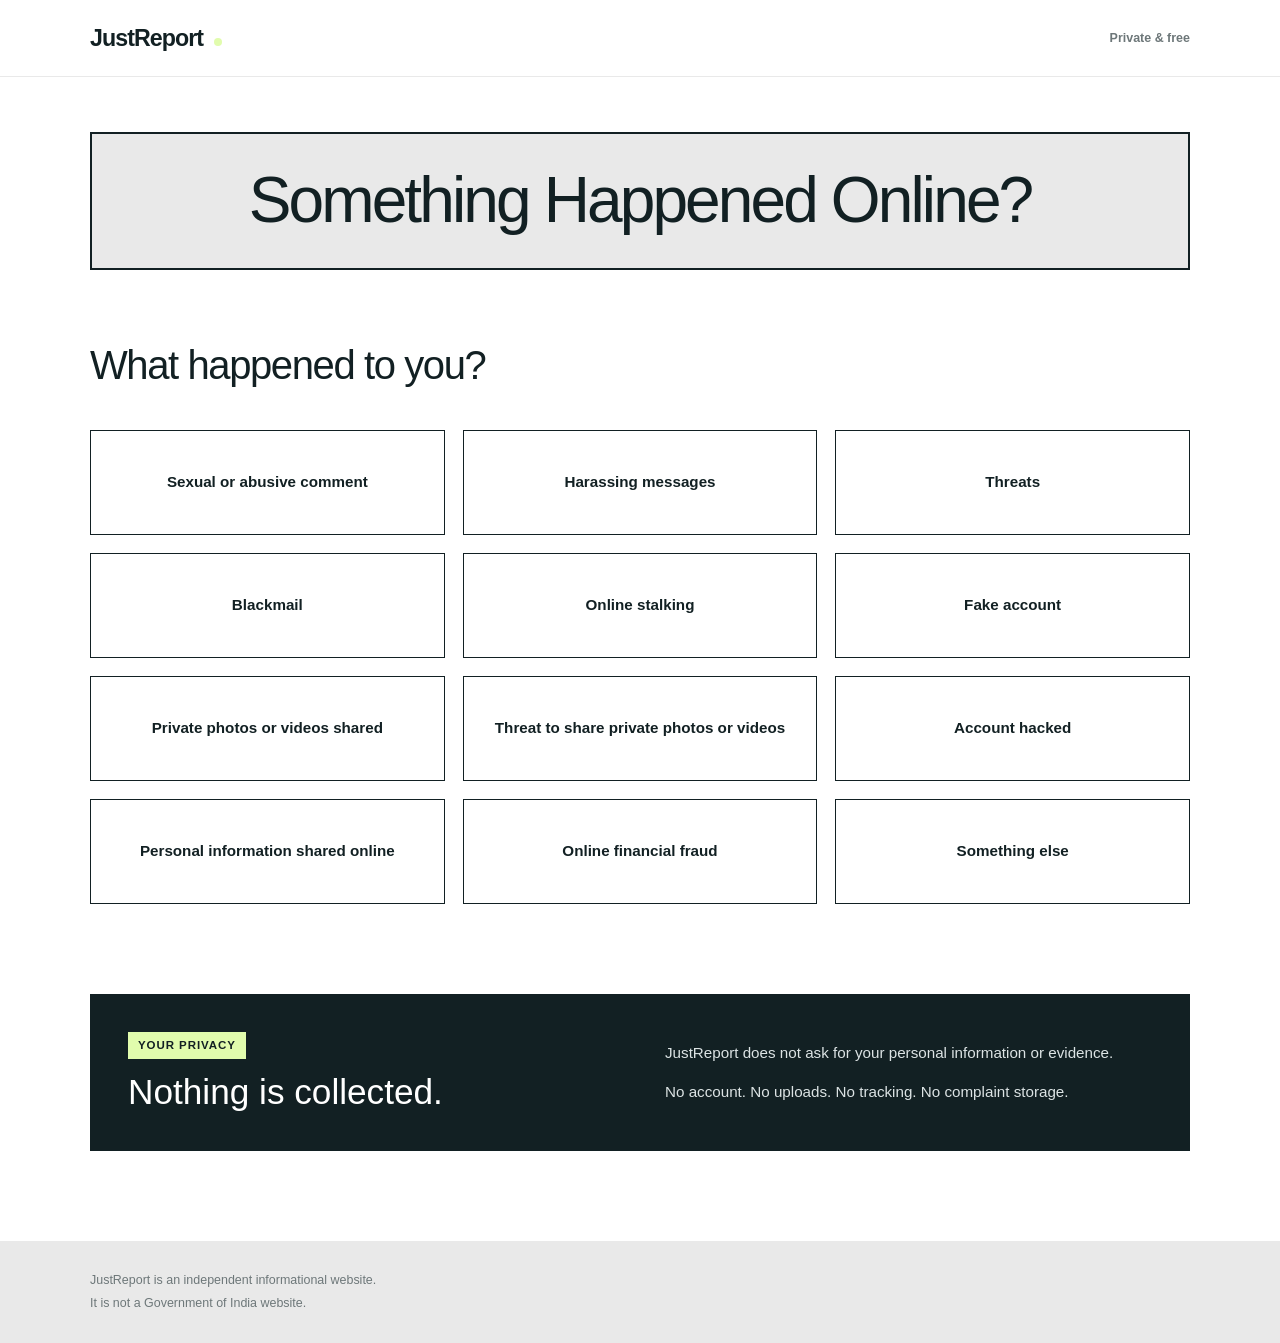
<file: index.html>
<!DOCTYPE html>
<html lang="en">

<head>

    <meta charset="UTF-8">

    <meta
        name="viewport"
        content="width=device-width, initial-scale=1.0"
    >

    <meta
        name="description"
        content="JustReport helps you understand what to do after an online incident."
    >

    <title>JustReport</title>

    <link rel="stylesheet" href="style.css">

</head>


<body>


    <!-- =========================================
         HEADER
         ========================================= -->

    <header class="header">

        <div class="container header-content">

            <a
                href="index.html"
                class="logo"
                aria-label="JustReport home"
            >
                JustReport
            </a>

            <span class="privacy-label">
                Private & free
            </span>

        </div>

    </header>



    <!-- =========================================
         MAIN
         ========================================= -->

    <main>


        <!-- HERO -->

        <section class="hero">

            <div class="container">

                <div class="hero-title">

                    <h1>
                        Something Happened Online?
                    </h1>

                </div>

            </div>

        </section>



        <!-- INCIDENTS -->

        <section class="incidents">

            <div class="container">

                <h2>
                    What happened to you?
                </h2>


                <div class="incident-grid">


                    <button
                        class="incident-card"
                        data-incident="Sexual or abusive comment"
                    >
                        Sexual or abusive comment
                    </button>


                    <button
                        class="incident-card"
                        data-incident="Harassing messages"
                    >
                        Harassing messages
                    </button>


                    <button
                        class="incident-card"
                        data-incident="Threats"
                    >
                        Threats
                    </button>


                    <button
                        class="incident-card"
                        data-incident="Blackmail"
                    >
                        Blackmail
                    </button>


                    <button
                        class="incident-card"
                        data-incident="Online stalking"
                    >
                        Online stalking
                    </button>


                    <button
                        class="incident-card"
                        data-incident="Fake account"
                    >
                        Fake account
                    </button>


                    <button
                        class="incident-card"
                        data-incident="Private photos or videos shared"
                    >
                        Private photos or videos shared
                    </button>


                    <button
                        class="incident-card"
                        data-incident="Threat to share private photos or videos"
                    >
                        Threat to share private photos or videos
                    </button>


                    <button
                        class="incident-card"
                        data-incident="Account hacked"
                    >
                        Account hacked
                    </button>


                    <button
                        class="incident-card"
                        data-incident="Personal information shared online"
                    >
                        Personal information shared online
                    </button>


                    <button
                        class="incident-card"
                        data-incident="Online financial fraud"
                    >
                        Online financial fraud
                    </button>


                    <button
                        class="incident-card"
                        data-incident="Something else"
                    >
                        Something else
                    </button>


                </div>

            </div>

        </section>



        <!-- PRIVACY -->

        <section class="privacy">

            <div class="container">

                <div class="privacy-box">

                    <div class="privacy-heading">

                        <span>
                            YOUR PRIVACY
                        </span>

                        <h2>
                            Nothing is collected.
                        </h2>

                    </div>


                    <div class="privacy-details">

                        <p>
                            JustReport does not ask for your
                            personal information or evidence.
                        </p>

                        <p>
                            No account. No uploads. No tracking.
                            No complaint storage.
                        </p>

                    </div>

                </div>

            </div>

        </section>

    </main>



    <!-- =========================================
         FOOTER
         ========================================= -->

    <footer class="footer">

        <div class="container">

            <p>
                JustReport is an independent informational website.
            </p>

            <p>
                It is not a Government of India website.
            </p>

        </div>

    </footer>



    <!-- IMPORTANT:
         script.js must be in the same folder
         as index.html -->

    <script src="script.js"></script>

</body>

</html>
</file>
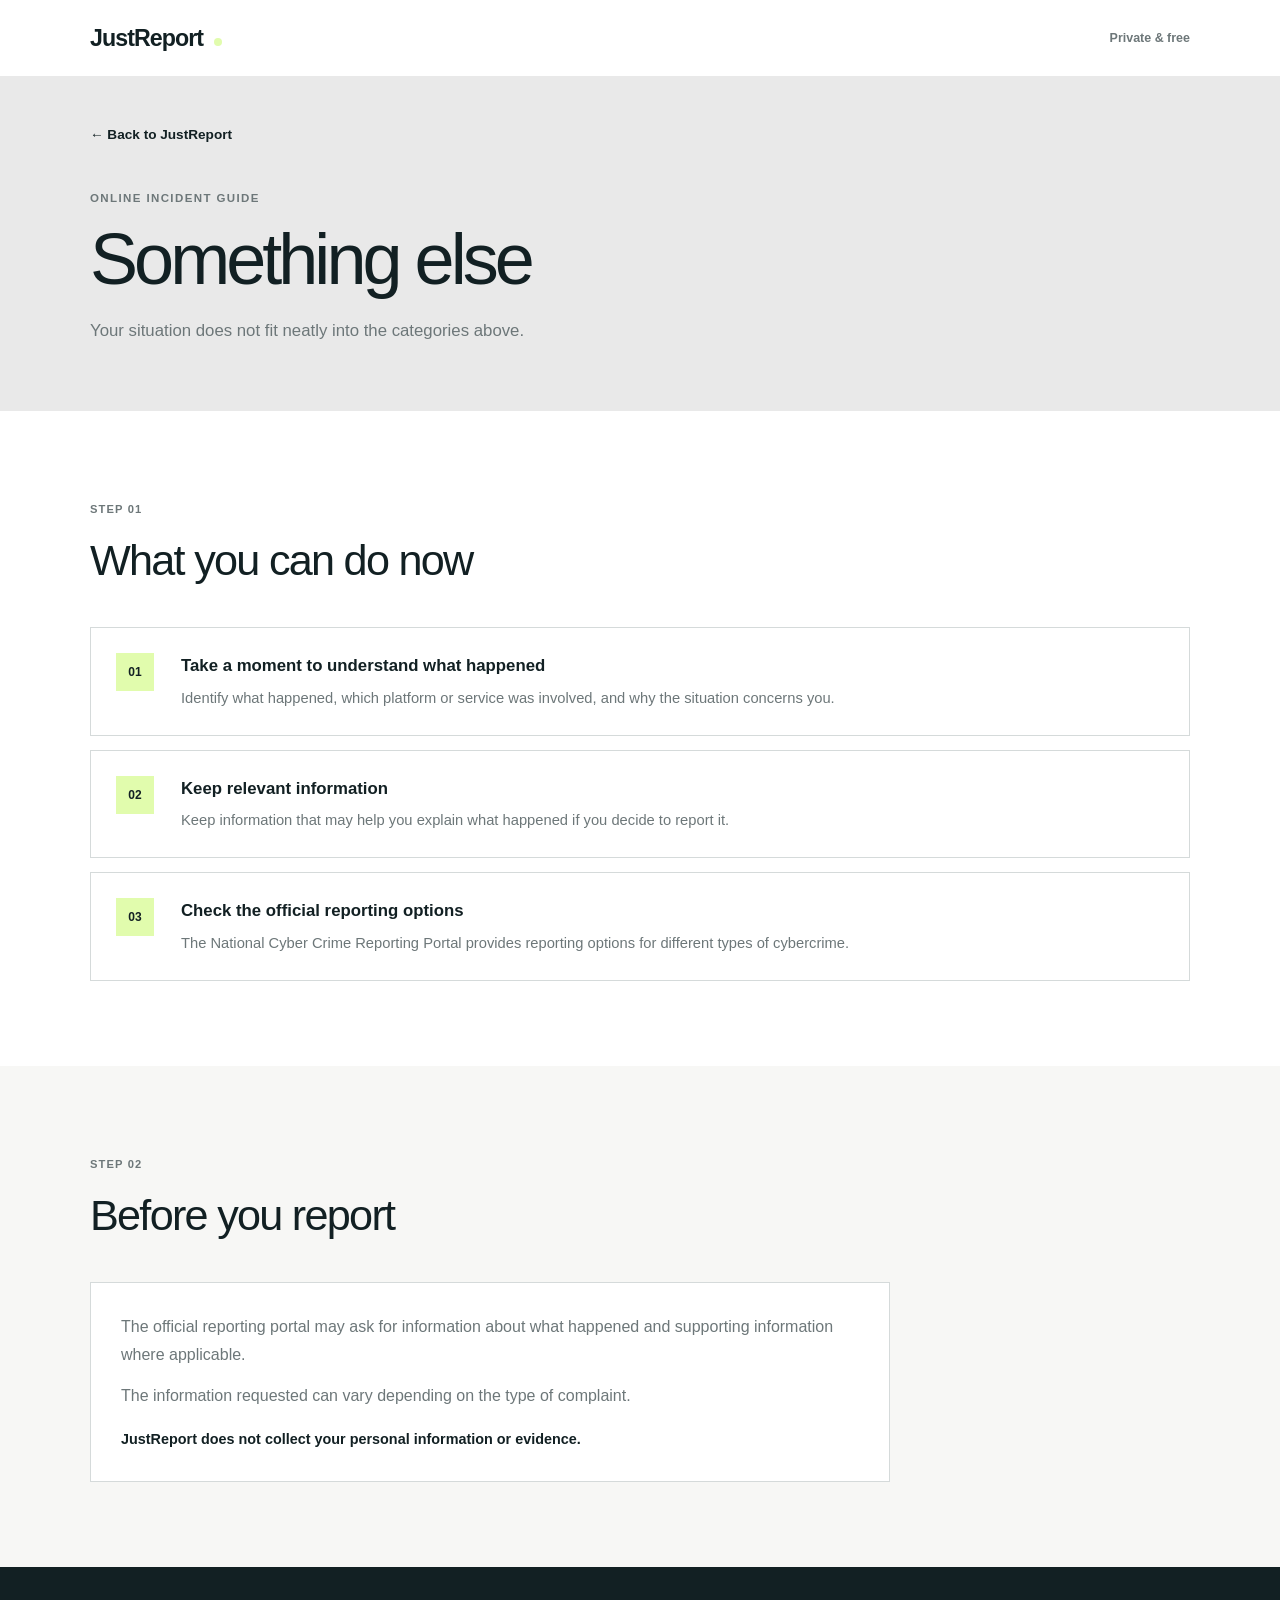
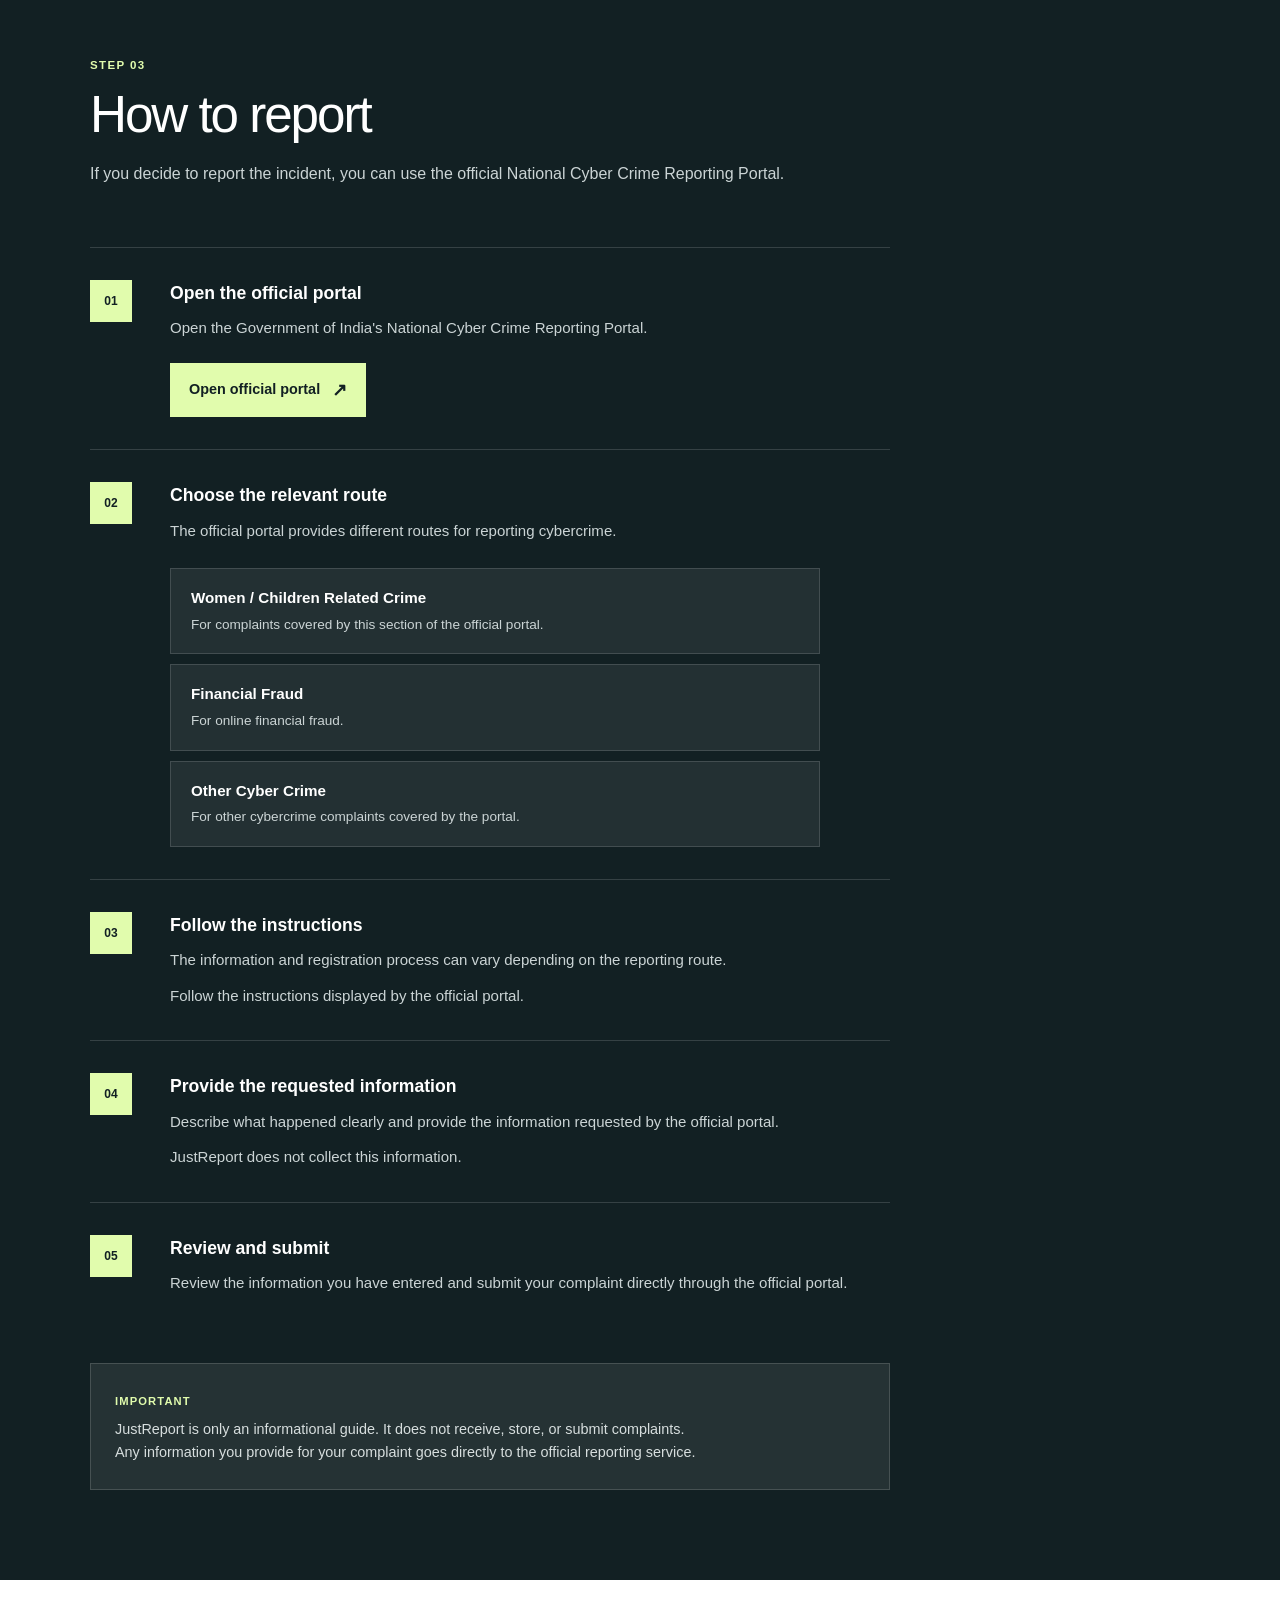
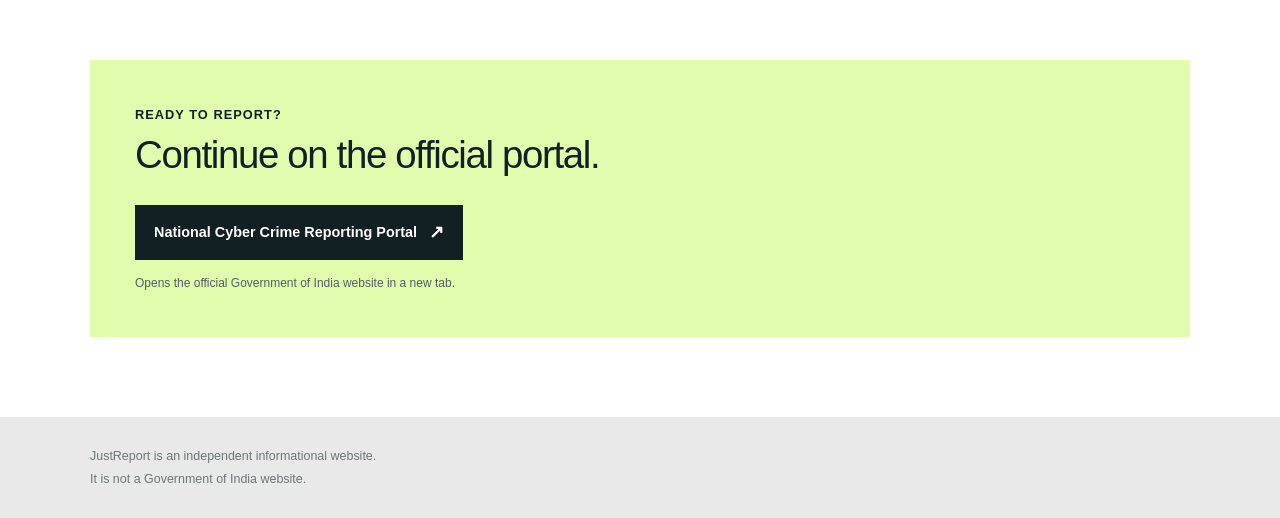
<file: guide.html>
<!DOCTYPE html>
<html lang="en">

<head>

    <meta charset="UTF-8">

    <meta
        name="viewport"
        content="width=device-width, initial-scale=1.0"
    >

    <meta
        name="description"
        content="JustReport — a simple guide for online incidents."
    >

    <title>JustReport — Guide</title>

    <link rel="stylesheet" href="style.css">

</head>


<body>


    <!-- =========================================
         HEADER
         ========================================= -->

    <header class="header">

        <div class="container header-content">

            <a
                href="index.html"
                class="logo"
                aria-label="JustReport home"
            >
                JustReport
            </a>


            <span class="privacy-label">
                Private & free
            </span>

        </div>

    </header>



    <!-- =========================================
         MAIN
         ========================================= -->

    <main>


        <!-- =====================================
             GUIDE INTRO
             ===================================== -->

        <section class="guide-hero">

            <div class="container">


                <a
                    href="index.html"
                    class="back-link"
                >
                    ← Back to JustReport
                </a>


                <div class="guide-title">

                    <p class="guide-label">
                        ONLINE INCIDENT GUIDE
                    </p>


                    <h1 id="incident-title">
                        Loading...
                    </h1>


                    <p id="incident-description">
                        Please wait...
                    </p>

                </div>

            </div>

        </section>



        <!-- =====================================
             STEP 01
             ===================================== -->

        <section class="guide-section">

            <div class="container">


                <div class="section-heading">

                    <span>
                        STEP 01
                    </span>


                    <h2>
                        What you can do now
                    </h2>

                </div>


                <!--
                    JavaScript creates the
                    incident-specific cards here.
                -->

                <div
                    class="guide-cards"
                    id="actions-container"
                >
                </div>

            </div>

        </section>



        <!-- =====================================
             STEP 02
             ===================================== -->

        <section class="guide-section light-section">

            <div class="container">


                <div class="section-heading">

                    <span>
                        STEP 02
                    </span>


                    <h2>
                        Before you report
                    </h2>

                </div>


                <div class="information-box">

                    <p>
                        The official reporting portal may
                        ask for information about what
                        happened and supporting information
                        where applicable.
                    </p>


                    <p>
                        The information requested can vary
                        depending on the type of complaint.
                    </p>


                    <strong>
                        JustReport does not collect your
                        personal information or evidence.
                    </strong>

                </div>

            </div>

        </section>



        <!-- =====================================
             STEP 03
             COMMON REPORTING GUIDE
             ===================================== -->

        <section class="report-section">

            <div class="container">


                <div class="report-header">

                    <p class="report-label">
                        STEP 03
                    </p>


                    <h2>
                        How to report
                    </h2>


                    <p>
                        If you decide to report the incident,
                        you can use the official National
                        Cyber Crime Reporting Portal.
                    </p>

                </div>



                <!-- =================================
                     STEP 01
                     ================================= -->

                <div class="report-step">

                    <div class="step-number">
                        01
                    </div>


                    <div class="step-content">

                        <h3>
                            Open the official portal
                        </h3>


                        <p>
                            Open the Government of India's
                            National Cyber Crime Reporting
                            Portal.
                        </p>


                        <a
                            href="https://www.cybercrime.gov.in/"
                            target="_blank"
                            rel="noopener noreferrer"
                            class="official-button"
                        >
                            Open official portal
                            <span>↗</span>
                        </a>

                    </div>

                </div>



                <!-- =================================
                     STEP 02
                     ================================= -->

                <div class="report-step">

                    <div class="step-number">
                        02
                    </div>


                    <div class="step-content">

                        <h3>
                            Choose the relevant route
                        </h3>


                        <p>
                            The official portal provides
                            different routes for reporting
                            cybercrime.
                        </p>


                        <div class="report-options">


                            <div class="report-option">

                                <strong>
                                    Women / Children Related Crime
                                </strong>

                                <span>
                                    For complaints covered by
                                    this section of the official
                                    portal.
                                </span>

                            </div>


                            <div class="report-option">

                                <strong>
                                    Financial Fraud
                                </strong>

                                <span>
                                    For online financial fraud.
                                </span>

                            </div>


                            <div class="report-option">

                                <strong>
                                    Other Cyber Crime
                                </strong>

                                <span>
                                    For other cybercrime complaints
                                    covered by the portal.
                                </span>

                            </div>


                        </div>

                    </div>

                </div>



                <!-- =================================
                     STEP 03
                     ================================= -->

                <div class="report-step">

                    <div class="step-number">
                        03
                    </div>


                    <div class="step-content">

                        <h3>
                            Follow the instructions
                        </h3>


                        <p>
                            The information and registration
                            process can vary depending on the
                            reporting route.
                        </p>


                        <p>
                            Follow the instructions displayed
                            by the official portal.
                        </p>

                    </div>

                </div>



                <!-- =================================
                     STEP 04
                     ================================= -->

                <div class="report-step">

                    <div class="step-number">
                        04
                    </div>


                    <div class="step-content">

                        <h3>
                            Provide the requested information
                        </h3>


                        <p>
                            Describe what happened clearly and
                            provide the information requested
                            by the official portal.
                        </p>


                        <p>
                            JustReport does not collect this
                            information.
                        </p>

                    </div>

                </div>



                <!-- =================================
                     STEP 05
                     ================================= -->

                <div class="report-step">

                    <div class="step-number">
                        05
                    </div>


                    <div class="step-content">

                        <h3>
                            Review and submit
                        </h3>


                        <p>
                            Review the information you have
                            entered and submit your complaint
                            directly through the official portal.
                        </p>

                    </div>

                </div>



                <!-- =================================
                     PRIVACY NOTICE
                     ================================= -->

                <div class="important-box">

                    <span>
                        IMPORTANT
                    </span>


                    <p>
                        JustReport is only an informational
                        guide. It does not receive, store,
                        or submit complaints.
                    </p>


                    <p>
                        Any information you provide for your
                        complaint goes directly to the
                        official reporting service.
                    </p>

                </div>

            </div>

        </section>



        <!-- =====================================
             OFFICIAL PORTAL CTA
             ===================================== -->

        <section class="official-section">

            <div class="container">


                <div class="official-box">

                    <p>
                        READY TO REPORT?
                    </p>


                    <h2>
                        Continue on the official portal.
                    </h2>


                    <a
                        href="https://www.cybercrime.gov.in/"
                        target="_blank"
                        rel="noopener noreferrer"
                        class="official-button large"
                    >
                        National Cyber Crime Reporting Portal
                        <span>↗</span>
                    </a>


                    <small>
                        Opens the official Government of India
                        website in a new tab.
                    </small>

                </div>

            </div>

        </section>

    </main>



    <!-- =========================================
         FOOTER
         ========================================= -->

    <footer class="footer">

        <div class="container">

            <p>
                JustReport is an independent
                informational website.
            </p>


            <p>
                It is not a Government of India website.
            </p>

        </div>

    </footer>



    <!-- =========================================
         JAVASCRIPT
         ========================================= -->

    <script src="script.js"></script>


</body>

</html>
</file>
<file: style.css>
/* =========================================
   JUSTREPORT
   Minimal Elegant Theme

   Deep Teal  #122023
   Lime       #E1FCAD
   Fog Gray   #E9E9E9
   White      #FFFFFF
   ========================================= */


/* =========================================
   COLORS
   ========================================= */

:root {

    --deep-teal: #122023;

    --lime: #e1fcad;

    --fog: #e9e9e9;

    --white: #ffffff;

    --soft-black: #1b2527;

    --muted: #6d7779;

    --border: #d5dada;
}


/* =========================================
   RESET
   ========================================= */

* {

    box-sizing: border-box;

    margin: 0;
    padding: 0;
}


html {

    scroll-behavior: smooth;
}


body {

    font-family:
        Arial,
        Helvetica,
        sans-serif;

    background: var(--white);

    color: var(--deep-teal);

    line-height: 1.5;
}


button {

    font: inherit;
}


.container {

    width:
        min(
            1100px,
            calc(100% - 40px)
        );

    margin: 0 auto;
}


/* =========================================
   HEADER
   ========================================= */

.header {

    background: var(--white);

    border-bottom:
        1px solid
        var(--fog);
}


.header-content {

    height: 76px;

    display: flex;

    align-items: center;

    justify-content: space-between;
}


/* Logo */

.logo {

    color: var(--deep-teal);

    text-decoration: none;

    font-size: 1.45rem;

    font-weight: 800;

    letter-spacing: -0.04em;
}


/* Small lime mark */

.logo::after {

    content: "";

    display: inline-block;

    width: 8px;
    height: 8px;

    margin-left: 5px;

    border-radius: 50%;

    background: var(--lime);
}


/* Header privacy text */

.privacy-label {

    color: var(--muted);

    font-size: 0.78rem;

    font-weight: 600;
}


/* =========================================
   HERO
   ========================================= */

.hero {

    padding:
        55px 0
        40px;
}


.hero-title {

    width: 100%;

    padding:
        30px 20px;

    display: flex;

    align-items: center;

    justify-content: center;

    background: var(--fog);

    border:
        2px solid
        var(--deep-teal);
}


/* Main heading */

.hero-title h1 {

    color: var(--deep-teal);

    text-align: center;

    font-size:
        clamp(
            2rem,
            5vw,
            4rem
        );

    font-weight: 500;

    line-height: 1.15;

    letter-spacing: -0.045em;
}


/* =========================================
   INCIDENT SECTION
   ========================================= */

.incidents {

    padding:
        25px 0
        90px;
}


.incidents h2 {

    margin-bottom: 35px;

    color: var(--deep-teal);

    font-size:
        clamp(
            1.8rem,
            4vw,
            2.5rem
        );

    font-weight: 500;

    letter-spacing: -0.035em;
}


/* =========================================
   INCIDENT GRID
   ========================================= */

.incident-grid {

    display: grid;

    grid-template-columns:
        repeat(3, 1fr);

    gap: 18px;
}


/* =========================================
   INCIDENT CARDS
   ========================================= */

.incident-card {

    min-height: 105px;

    padding:
        20px;

    display: flex;

    align-items: center;

    justify-content: center;

    text-align: center;

    background: var(--white);

    border:
        1.5px solid
        var(--deep-teal);

    color: var(--deep-teal);

    cursor: pointer;

    font-size: 0.95rem;

    font-weight: 600;

    line-height: 1.35;

    transition:
        background 0.18s ease,
        color 0.18s ease,
        transform 0.18s ease;
}


/* Hover */

.incident-card:hover {

    background:
        var(--lime);

    color:
        var(--deep-teal);

    transform:
        translateY(-2px);
}


/* Keyboard focus */

.incident-card:focus-visible {

    outline:
        3px solid
        var(--lime);

    outline-offset: 4px;
}


/* Click */

.incident-card:active {

    transform:
        translateY(0);
}


/* =========================================
   PRIVACY
   ========================================= */

.privacy {

    padding-bottom:
        90px;
}


.privacy-box {

    display: grid;

    grid-template-columns:
        1fr 1fr;

    gap: 50px;

    padding:
        38px;

    background:
        var(--deep-teal);

    color: var(--white);
}


/* Privacy label */

.privacy-heading span {

    display: inline-block;

    margin-bottom: 12px;

    padding:
        5px 10px;

    background:
        var(--lime);

    color:
        var(--deep-teal);

    font-size: 0.72rem;

    font-weight: 800;

    letter-spacing: 0.08em;
}


/* Privacy heading */

.privacy-heading h2 {

    font-size:
        clamp(
            1.6rem,
            3vw,
            2.2rem
        );

    font-weight: 500;

    line-height: 1.2;
}


/* Privacy details */

.privacy-details {

    display: flex;

    flex-direction: column;

    justify-content: center;

    gap: 14px;
}


.privacy-details p {

    color:
        #dce3e4;

    font-size:
        0.95rem;

    line-height: 1.65;
}


/* =========================================
   FOOTER
   ========================================= */

.footer {

    padding:
        30px 0;

    background:
        var(--fog);

    color:
        var(--muted);

    font-size:
        0.78rem;
}


.footer p + p {

    margin-top: 4px;
}


/* =========================================
   TABLET
   ========================================= */

@media (max-width: 850px) {

    .incident-grid {

        grid-template-columns:
            repeat(2, 1fr);
    }


    .privacy-box {

        grid-template-columns:
            1fr;
    }

}


/* =========================================
   MOBILE
   ========================================= */

@media (max-width: 600px) {

    .container {

        width:
            calc(100% - 28px);
    }


    .header-content {

        height: 64px;
    }


    .logo {

        font-size: 1.3rem;
    }


    .privacy-label {

        font-size: 0.72rem;
    }


    /* Hero */

    .hero {

        padding:
            28px 0
            25px;
    }


    .hero-title {

        padding:
            28px 16px;
    }


    .hero-title h1 {

        font-size:
            clamp(
                2rem,
                10vw,
                3rem
            );
    }


    /* Incident section */

    .incidents {

        padding:
            15px 0
            60px;
    }


    .incidents h2 {

        margin-bottom:
            25px;

        font-size:
            1.8rem;
    }


    /* Cards */

    .incident-grid {

        grid-template-columns:
            1fr;

        gap: 12px;
    }


    .incident-card {

        min-height:
            76px;

        padding:
            16px;
    }


    /* Privacy */

    .privacy {

        padding-bottom:
            60px;
    }


    .privacy-box {

        padding:
            28px 22px;
    }

}


/* =========================================
   GUIDE PAGE
   ========================================= */


/* =========================================
   GUIDE HERO
   ========================================= */

.guide-hero {

    padding:
        45px 0
        65px;

    background:
        var(--fog);
}


.back-link {

    display: inline-block;

    margin-bottom:
        45px;

    color:
        var(--deep-teal);

    text-decoration: none;

    font-size:
        0.85rem;

    font-weight:
        600;
}


.back-link:hover {

    text-decoration:
        underline;
}


.guide-title {

    max-width:
        780px;
}


.guide-label {

    margin-bottom:
        14px;

    color:
        var(--muted);

    font-size:
        0.72rem;

    font-weight:
        800;

    letter-spacing:
        0.12em;
}


.guide-title h1 {

    margin-bottom:
        20px;

    color:
        var(--deep-teal);

    font-size:
        clamp(
            2.4rem,
            6vw,
            4.5rem
        );

    font-weight:
        500;

    line-height:
        1.05;

    letter-spacing:
        -0.055em;
}


.guide-title > p:last-child {

    max-width:
        650px;

    color:
        var(--muted);

    font-size:
        1.05rem;

    line-height:
        1.7;
}


/* =========================================
   GUIDE SECTION
   ========================================= */

.guide-section {

    padding:
        85px 0;
}


.light-section {

    background:
        #f7f7f5;
}


/* =========================================
   SECTION HEADING
   ========================================= */

.section-heading {

    margin-bottom:
        35px;
}


.section-heading > span {

    display:
        inline-block;

    margin-bottom:
        10px;

    color:
        var(--muted);

    font-size:
        0.7rem;

    font-weight:
        800;

    letter-spacing:
        0.1em;
}


.section-heading h2 {

    color:
        var(--deep-teal);

    font-size:
        clamp(
            1.8rem,
            4vw,
            2.7rem
        );

    font-weight:
        500;

    letter-spacing:
        -0.04em;
}


/* =========================================
   GUIDE CARDS
   ========================================= */

.guide-cards {

    display:
        grid;

    gap:
        14px;
}


.guide-card {

    display:
        grid;

    grid-template-columns:
        45px 1fr;

    gap:
        20px;

    padding:
        25px;

    background:
        var(--white);

    border:
        1px solid
        var(--border);
}


.guide-number {

    width:
        38px;

    height:
        38px;

    display:
        grid;

    place-items:
        center;

    background:
        var(--lime);

    color:
        var(--deep-teal);

    font-size:
        0.75rem;

    font-weight:
        800;
}


.guide-card h3 {

    margin-bottom:
        7px;

    color:
        var(--deep-teal);

    font-size:
        1.05rem;

    font-weight:
        700;
}


.guide-card p {

    color:
        var(--muted);

    font-size:
        0.92rem;

    line-height:
        1.65;
}


/* =========================================
   INFORMATION BOX
   ========================================= */

.information-box {

    max-width:
        800px;

    padding:
        30px;

    background:
        var(--white);

    border:
        1px solid
        var(--border);
}


.information-box p {

    color:
        var(--muted);

    line-height:
        1.7;
}


.information-box p + p {

    margin-top:
        14px;
}


.information-box strong {

    display:
        block;

    margin-top:
        20px;

    color:
        var(--deep-teal);

    font-size:
        0.9rem;
}


/* =========================================
   REPORT SECTION
   ========================================= */

.report-section {

    padding:
        90px 0;

    background:
        var(--deep-teal);

    color:
        var(--white);
}


.report-header {

    max-width:
        720px;

    margin-bottom:
        60px;
}


.report-label {

    margin-bottom:
        12px;

    color:
        var(--lime);

    font-size:
        0.72rem;

    font-weight:
        800;

    letter-spacing:
        0.12em;
}


.report-header h2 {

    margin-bottom:
        15px;

    font-size:
        clamp(
            2rem,
            5vw,
            3.2rem
        );

    font-weight:
        500;

    line-height:
        1.15;

    letter-spacing:
        -0.04em;
}


.report-header > p:last-child {

    color:
        #cbd4d5;

    line-height:
        1.7;
}


/* =========================================
   REPORT STEPS
   ========================================= */

.report-step {

    display:
        grid;

    grid-template-columns:
        55px 1fr;

    gap:
        25px;

    max-width:
        800px;

    padding:
        32px 0;

    border-top:
        1px solid
        rgba(
            255,
            255,
            255,
            0.15
        );
}


.step-number {

    width:
        42px;

    height:
        42px;

    display:
        grid;

    place-items:
        center;

    background:
        var(--lime);

    color:
        var(--deep-teal);

    font-size:
        0.75rem;

    font-weight:
        800;
}


.step-content h3 {

    margin-bottom:
        9px;

    color:
        var(--white);

    font-size:
        1.1rem;
}


.step-content p {

    max-width:
        680px;

    color:
        #cbd4d5;

    font-size:
        0.94rem;

    line-height:
        1.7;
}


.step-content p + p {

    margin-top:
        10px;
}


/* =========================================
   OFFICIAL BUTTON
   ========================================= */

.official-button {

    display:
        inline-flex;

    align-items:
        center;

    gap:
        12px;

    margin-top:
        22px;

    padding:
        13px 18px;

    background:
        var(--lime);

    color:
        var(--deep-teal);

    text-decoration:
        none;

    font-size:
        0.9rem;

    font-weight:
        800;

    border:
        1px solid
        var(--lime);

    transition:
        transform 0.15s ease,
        background 0.15s ease;
}


.official-button:hover {

    background:
        #ffffff;

    transform:
        translateY(-2px);
}


.official-button:focus-visible {

    outline:
        3px solid
        var(--white);

    outline-offset:
        3px;
}


.official-button span {

    font-size:
        1.1rem;
}


/* =========================================
   INCIDENT-SPECIFIC OFFICIAL LINK
   ========================================= */

.incident-official-link {

    margin-top:
        25px;
}


/* =========================================
   IMPORTANT BOX
   ========================================= */

.important-box {

    max-width:
        800px;

    margin-top:
        35px;

    padding:
        24px;

    background:
        rgba(
            255,
            255,
            255,
            0.08
        );

    border:
        1px solid
        rgba(
            255,
            255,
            255,
            0.15
        );
}


.important-box span {

    display:
        inline-block;

    margin-bottom:
        8px;

    color:
        var(--lime);

    font-size:
        0.7rem;

    font-weight:
        800;

    letter-spacing:
        0.1em;
}


.important-box p {

    color:
        #d7dede;

    font-size:
        0.9rem;

    line-height:
        1.65;
}


/* =========================================
   OFFICIAL PORTAL CTA
   ========================================= */

.official-section {

    padding:
        80px 0;
}


.official-box {

    padding:
        45px;

    background:
        var(--lime);

    color:
        var(--deep-teal);
}


.official-box > p {

    margin-bottom:
        8px;

    font-size:
        0.8rem;

    font-weight:
        800;

    letter-spacing:
        0.08em;
}


.official-box h2 {

    margin-bottom:
        5px;

    font-size:
        clamp(
            1.6rem,
            4vw,
            2.4rem
        );

    font-weight:
        500;

    line-height:
        1.2;

    letter-spacing:
        -0.035em;
}


.official-box .official-button {

    background:
        var(--deep-teal);

    color:
        var(--white);

    border-color:
        var(--deep-teal);
}


.official-box .official-button:hover {

    background:
        var(--white);

    color:
        var(--deep-teal);
}


.official-box small {

    display:
        block;

    margin-top:
        14px;

    color:
        #526064;

    font-size:
        0.75rem;
}


/* =========================================
   GUIDE MOBILE
   ========================================= */

@media (max-width: 600px) {

    .guide-hero {

        padding:
            30px 0
            50px;
    }


    .back-link {

        margin-bottom:
            35px;
    }


    .guide-section {

        padding:
            60px 0;
    }


    .guide-card {

        grid-template-columns:
            38px 1fr;

        gap:
            14px;

        padding:
            20px;
    }


    .guide-number {

        width:
            32px;

        height:
            32px;
    }


    .report-section {

        padding:
            65px 0;
    }


    .report-step {

        grid-template-columns:
            40px 1fr;

        gap:
            16px;

        padding:
            26px 0;
    }


    .step-number {

        width:
            34px;

        height:
            34px;
    }


    .official-box {

        padding:
            30px 22px;
    }

}


/* =========================================
   REPORT OPTIONS
   ========================================= */

.report-options {

    display:
        grid;

    gap:
        10px;

    margin-top:
        25px;

    max-width:
        650px;
}


.report-option {

    padding:
        18px 20px;

    background:
        rgba(
            255,
            255,
            255,
            0.07
        );

    border:
        1px solid
        rgba(
            255,
            255,
            255,
            0.14
        );
}


.report-option strong {

    display:
        block;

    margin-bottom:
        5px;

    color:
        var(--white);

    font-size:
        0.95rem;
}


.report-option span {

    display:
        block;

    color:
        #cbd4d5;

    font-size:
        0.85rem;

    line-height:
        1.5;
}
</file>
